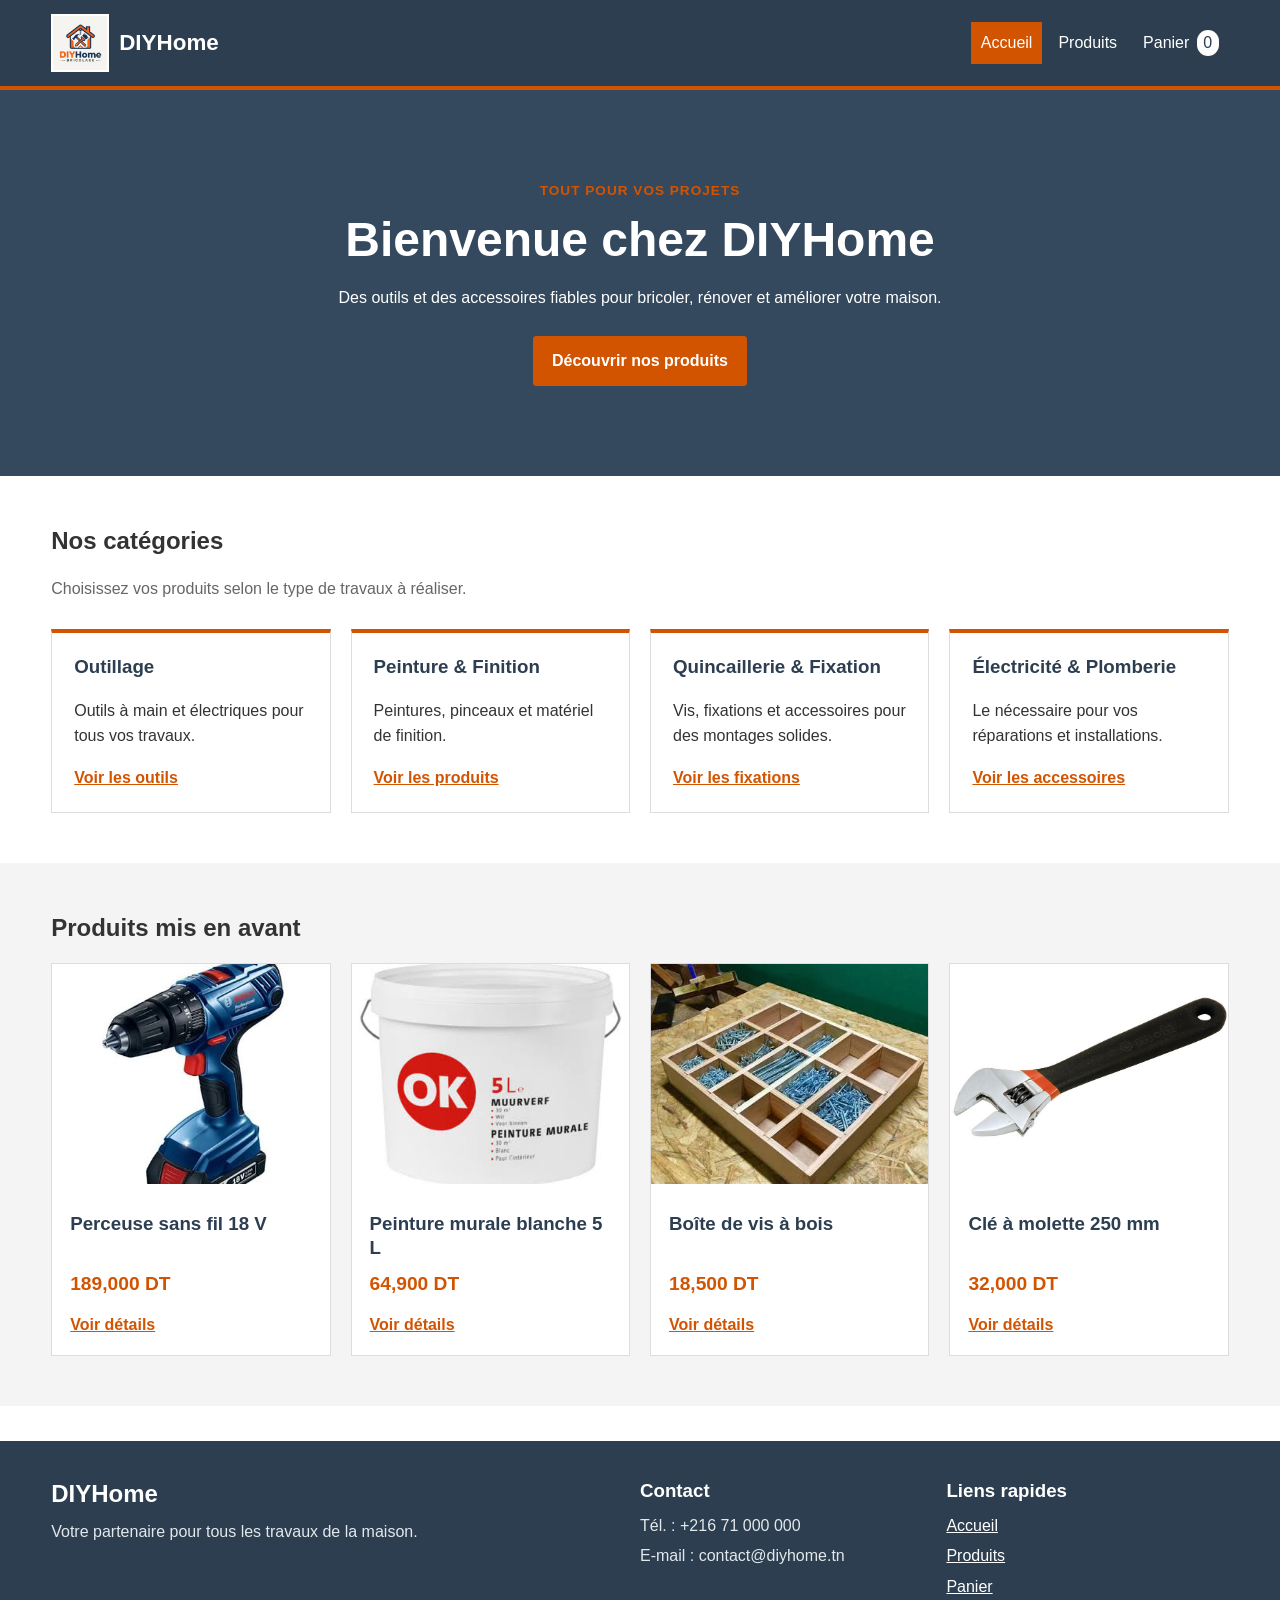
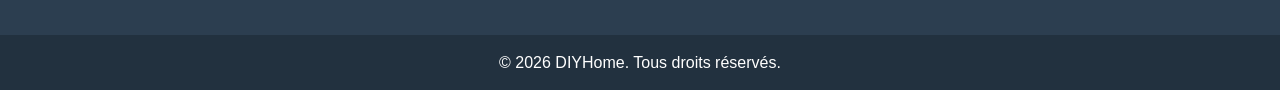
<file: index.html>
<!DOCTYPE html>
<html lang="fr">
<head>
    <meta charset="UTF-8">
    <meta name="viewport" content="width=device-width, initial-scale=1.0">
    <meta name="description" content="DIYHome, votre magasin de bricolage et d'amélioration de la maison.">
    <title>Accueil - DIYHome</title>
    <link rel="stylesheet" href="css/style.css">
</head>
<body>
    <!-- En-tête du site -->
    <header class="entete">
        <div class="conteneur barre-entete">
            <a class="marque" href="index.html">
                <img src="images/logo.jpg" alt="Logo DIYHome">
                <span>DIYHome</span>
            </a>
            <nav class="navigation" aria-label="Navigation principale">
                <ul>
                    <li><a class="actif" href="index.html" aria-current="page">Accueil</a></li>
                    <li><a href="produits.html">Produits</a></li>
                    <li><a href="panier.html">Panier <span id="compteur-panier" class="badge-panier">0</span></a></li>
                </ul>
            </nav>
        </div>
    </header>

    <main>
        <!-- Bannière d'accueil -->
        <section class="banniere">
            <div class="conteneur">
                <p class="surtitre">Tout pour vos projets</p>
                <h1>Bienvenue chez DIYHome</h1>
                <p>Des outils et des accessoires fiables pour bricoler, rénover et améliorer votre maison.</p>
                <a class="btn" href="produits.html">Découvrir nos produits</a>
            </div>
        </section>

        <!-- Catégories par type de travaux -->
        <section class="section contenu-page">
            <div class="conteneur">
                <h2>Nos catégories</h2>
                <p class="intro-section">Choisissez vos produits selon le type de travaux à réaliser.</p>
                <div class="grille-categories">
                    <article class="carte-categorie">
                        <h3>Outillage</h3>
                        <p>Outils à main et électriques pour tous vos travaux.</p>
                        <a href="produits.html">Voir les outils</a>
                    </article>
                    <article class="carte-categorie">
                        <h3>Peinture &amp; Finition</h3>
                        <p>Peintures, pinceaux et matériel de finition.</p>
                        <a href="produits.html">Voir les produits</a>
                    </article>
                    <article class="carte-categorie">
                        <h3>Quincaillerie &amp; Fixation</h3>
                        <p>Vis, fixations et accessoires pour des montages solides.</p>
                        <a href="produits.html">Voir les fixations</a>
                    </article>
                    <article class="carte-categorie">
                        <h3>Électricité &amp; Plomberie</h3>
                        <p>Le nécessaire pour vos réparations et installations.</p>
                        <a href="produits.html">Voir les accessoires</a>
                    </article>
                </div>
            </div>
        </section>

        <!-- Produits sélectionnés -->
        <section class="section section-claire">
            <div class="conteneur">
                <h2>Produits mis en avant</h2>
                <div class="grille-produits">
                    <article class="carte-produit">
                        <img src="images/produits/produit1.jpg" alt="Perceuse sans fil">
                        <div class="contenu-carte">
                            <h3>Perceuse sans fil 18 V</h3>
                            <p class="prix">189,000 DT</p>
                            <a class="lien-details" href="produit.html">Voir détails</a>
                        </div>
                    </article>
                    <article class="carte-produit">
                        <img src="images/produits/produit3.jpg" alt="Pot de peinture murale blanche">
                        <div class="contenu-carte">
                            <h3>Peinture murale blanche 5 L</h3>
                            <p class="prix">64,900 DT</p>
                            <a class="lien-details" href="produit.html">Voir détails</a>
                        </div>
                    </article>
                    <article class="carte-produit">
                        <img src="images/produits/produit5.jpg" alt="Boîte de vis à bois">
                        <div class="contenu-carte">
                            <h3>Boîte de vis à bois</h3>
                            <p class="prix">18,500 DT</p>
                            <a class="lien-details" href="produit.html">Voir détails</a>
                        </div>
                    </article>
                    <article class="carte-produit">
                        <img src="images/produits/produit8.jpg" alt="Clé à molette 250 mm">
                        <div class="contenu-carte">
                            <h3>Clé à molette 250 mm</h3>
                            <p class="prix">32,000 DT</p>
                            <a class="lien-details" href="produit.html">Voir détails</a>
                        </div>
                    </article>
                </div>
            </div>
        </section>
    </main>

    <!-- Pied de page -->
    <footer class="pied-page">
        <div class="conteneur contenu-pied">
            <div>
                <h2>DIYHome</h2>
                <p>Votre partenaire pour tous les travaux de la maison.</p>
            </div>
            <div>
                <h3>Contact</h3>
                <p>Tél. : +216 71 000 000</p>
                <p>E-mail : contact@diyhome.tn</p>
            </div>
            <div>
                <h3>Liens rapides</h3>
                <a href="index.html">Accueil</a>
                <a href="produits.html">Produits</a>
                <a href="panier.html">Panier</a>
            </div>
        </div>
        <p class="copyright">&copy; 2026 DIYHome. Tous droits réservés.</p>
    </footer>
    <script src="js/script.js" defer></script>
</body>
</html>
</file>
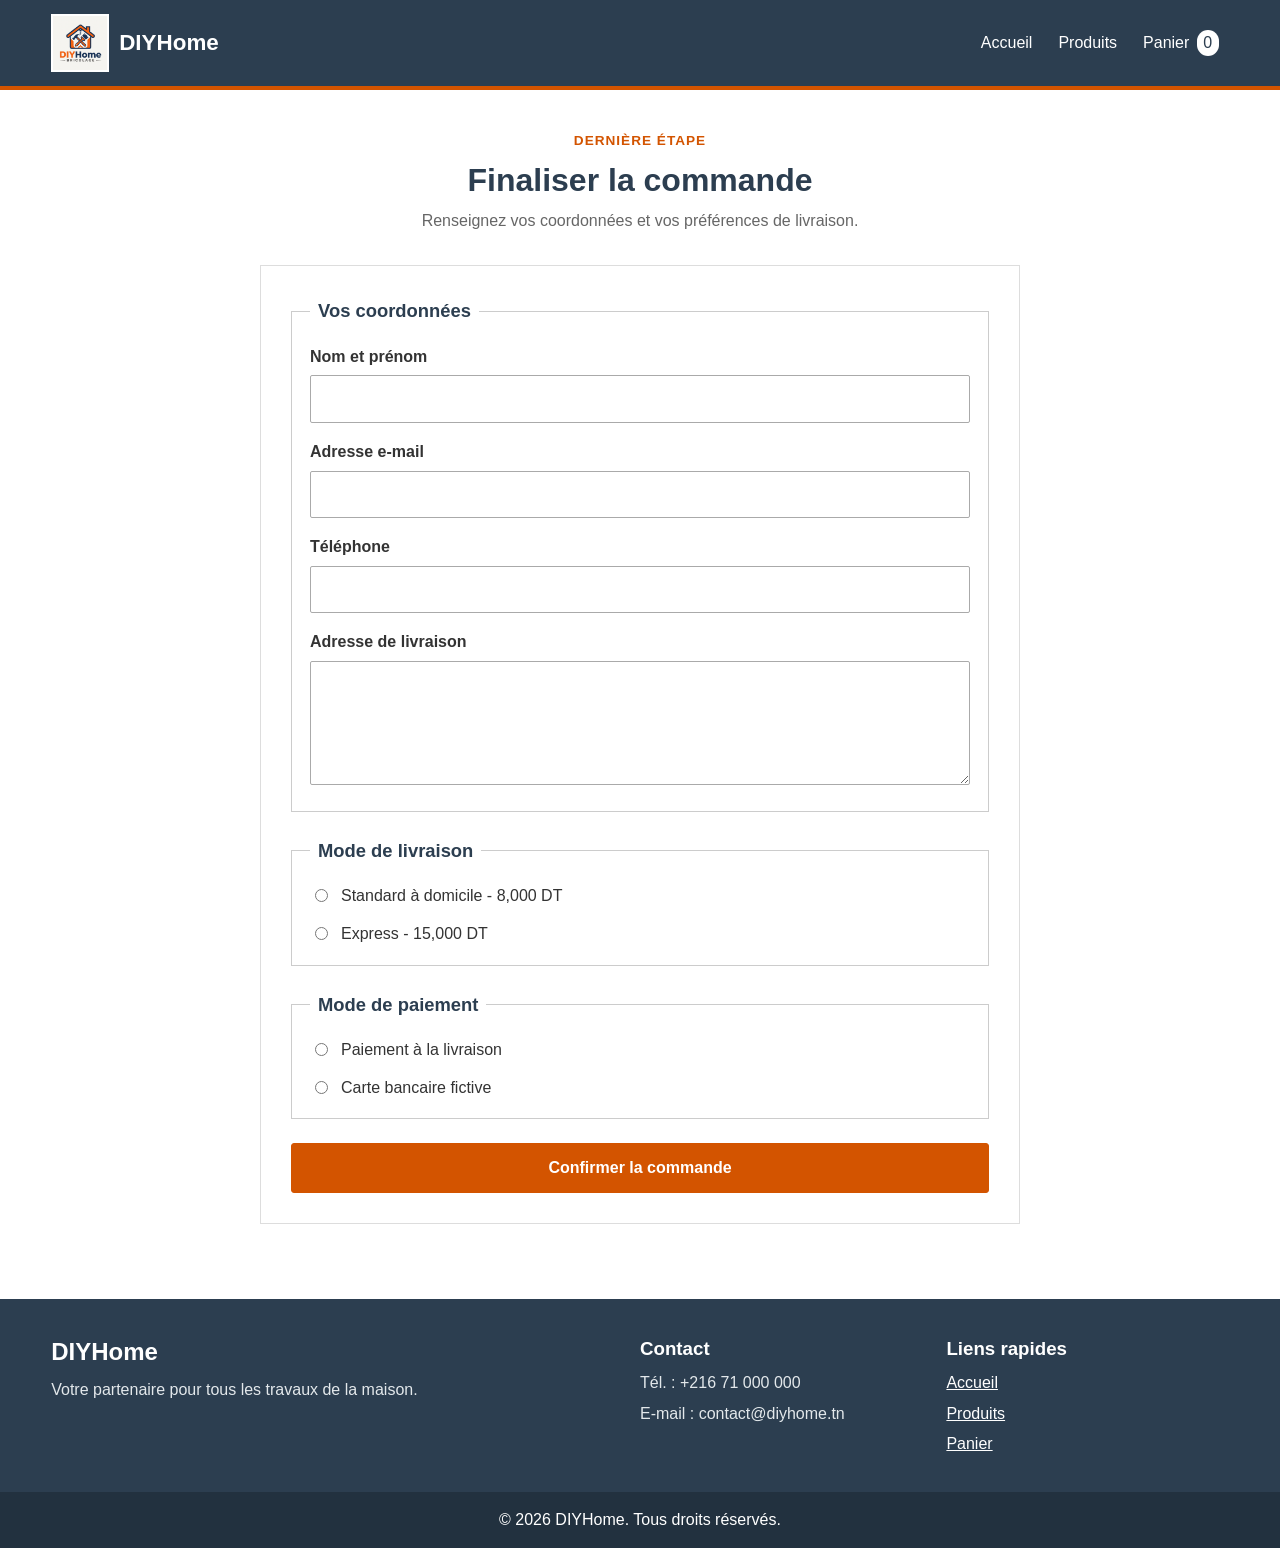
<file: commande.html>
<!DOCTYPE html>
<html lang="fr">
<head>
    <meta charset="UTF-8">
    <meta name="viewport" content="width=device-width, initial-scale=1.0">
    <meta name="description" content="Formulaire de commande DIYHome.">
    <title>Passer la commande - DIYHome</title>
    <link rel="stylesheet" href="css/style.css">
</head>
<body>
    <!-- En-tête du site -->
    <header class="entete">
        <div class="conteneur barre-entete">
            <a class="marque" href="index.html">
                <img src="images/logo.jpg" alt="Logo DIYHome">
                <span>DIYHome</span>
            </a>
            <nav class="navigation" aria-label="Navigation principale">
                <ul>
                    <li><a href="index.html">Accueil</a></li>
                    <li><a href="produits.html">Produits</a></li>
                    <li><a href="panier.html">Panier <span id="compteur-panier" class="badge-panier">0</span></a></li>
                </ul>
            </nav>
        </div>
    </header>

    <main class="contenu-page">
        <div class="conteneur conteneur-formulaire">
            <section class="entete-page entete-centree">
                <p class="surtitre">Dernière étape</p>
                <h1>Finaliser la commande</h1>
                <p>Renseignez vos coordonnées et vos préférences de livraison.</p>
            </section>

            <!-- Formulaire de commande -->
            <form class="formulaire-commande" id="formulaire-commande">
                <fieldset>
                    <legend>Vos coordonnées</legend>
                    <div class="groupe-champ">
                        <label for="nom">Nom et prénom</label>
                        <input type="text" id="nom" name="nom" autocomplete="name" required>
                    </div>
                    <div class="groupe-champ">
                        <label for="email">Adresse e-mail</label>
                        <input type="email" id="email" name="email" autocomplete="email" required>
                    </div>
                    <div class="groupe-champ">
                        <label for="telephone">Téléphone</label>
                        <input type="tel" id="telephone" name="telephone" autocomplete="tel" required>
                    </div>
                    <div class="groupe-champ">
                        <label for="adresse">Adresse de livraison</label>
                        <textarea id="adresse" name="adresse" rows="4" autocomplete="street-address" required></textarea>
                    </div>
                </fieldset>

                <fieldset>
                    <legend>Mode de livraison</legend>
                    <label class="choix-radio">
                        <input type="radio" name="livraison" value="standard" required>
                        <span>Standard à domicile - 8,000 DT</span>
                    </label>
                    <label class="choix-radio">
                        <input type="radio" name="livraison" value="express" required>
                        <span>Express - 15,000 DT</span>
                    </label>
                </fieldset>

                <fieldset>
                    <legend>Mode de paiement</legend>
                    <label class="choix-radio">
                        <input type="radio" name="paiement" value="livraison" required>
                        <span>Paiement à la livraison</span>
                    </label>
                    <label class="choix-radio">
                        <input type="radio" name="paiement" value="carte" required>
                        <span>Carte bancaire fictive</span>
                    </label>
                </fieldset>

                <button class="btn btn-large" type="submit">Confirmer la commande</button>
            </form>

            <!-- Ce message sera affiché plus tard avec JavaScript -->
            <div id="message-confirmation" class="message-confirmation" hidden>
                <h2>Commande confirmée</h2>
                <p>Merci pour votre achat. Votre commande a bien été enregistrée.</p>
            </div>
        </div>
    </main>

    <!-- Pied de page -->
    <footer class="pied-page">
        <div class="conteneur contenu-pied">
            <div><h2>DIYHome</h2><p>Votre partenaire pour tous les travaux de la maison.</p></div>
            <div><h3>Contact</h3><p>Tél. : +216 71 000 000</p><p>E-mail : contact@diyhome.tn</p></div>
            <div><h3>Liens rapides</h3><a href="index.html">Accueil</a><a href="produits.html">Produits</a><a href="panier.html">Panier</a></div>
        </div>
        <p class="copyright">&copy; 2026 DIYHome. Tous droits réservés.</p>
    </footer>
    <script src="js/script.js" defer></script>
</body>
</html>
</file>
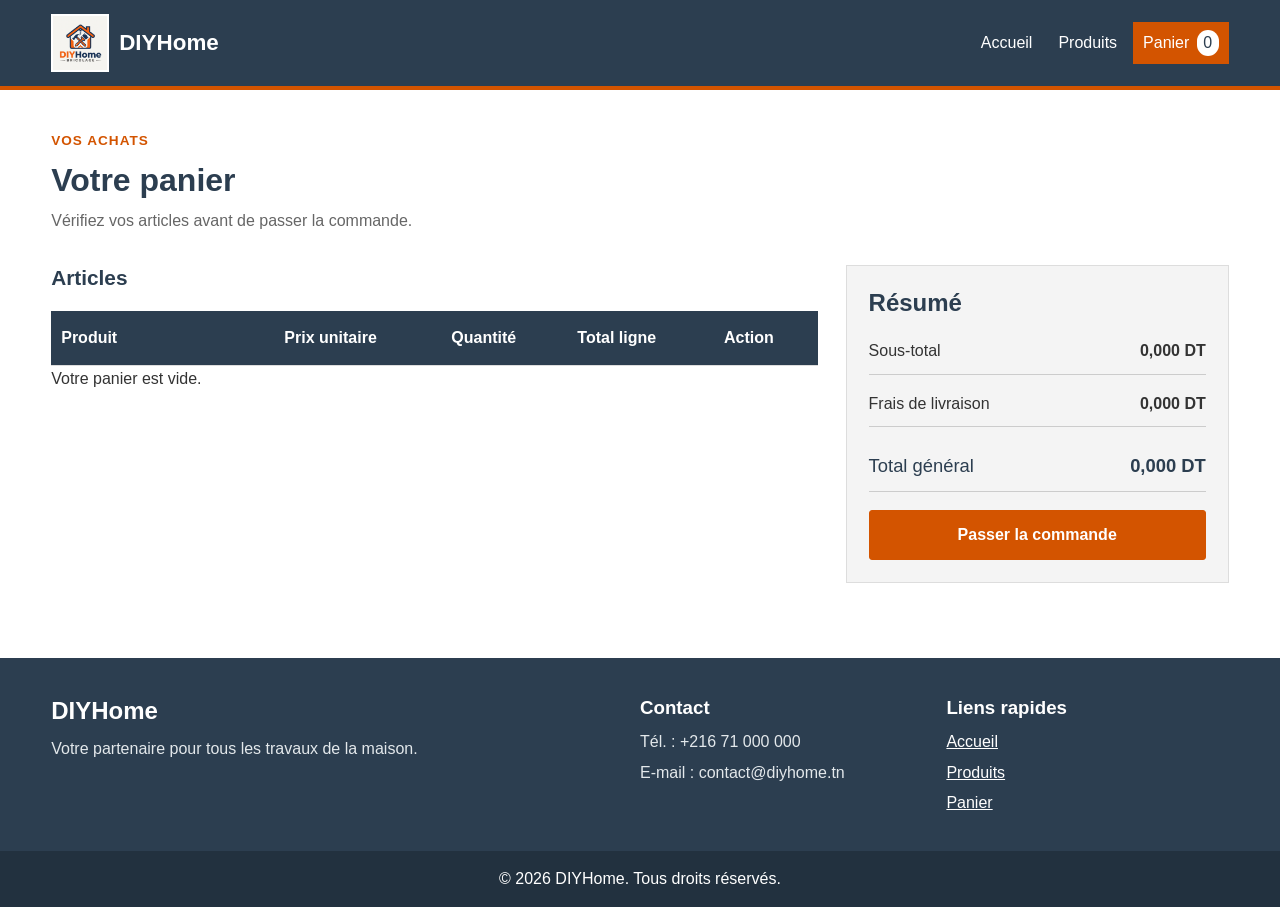
<file: panier.html>
<!DOCTYPE html>
<html lang="fr">
<head>
    <meta charset="UTF-8">
    <meta name="viewport" content="width=device-width, initial-scale=1.0">
    <meta name="description" content="Votre panier d'achats DIYHome.">
    <title>Votre panier - DIYHome</title>
    <link rel="stylesheet" href="css/style.css">
</head>
<body>
    <!-- En-tête du site -->
    <header class="entete">
        <div class="conteneur barre-entete">
            <a class="marque" href="index.html">
                <img src="images/logo.jpg" alt="Logo DIYHome">
                <span>DIYHome</span>
            </a>
            <nav class="navigation" aria-label="Navigation principale">
                <ul>
                    <li><a href="index.html">Accueil</a></li>
                    <li><a href="produits.html">Produits</a></li>
                    <li><a class="actif" href="panier.html" aria-current="page">Panier <span id="compteur-panier" class="badge-panier">0</span></a></li>
                </ul>
            </nav>
        </div>
    </header>

    <main class="contenu-page">
        <div class="conteneur">
            <section class="entete-page">
                <p class="surtitre">Vos achats</p>
                <h1>Votre panier</h1>
                <p>Vérifiez vos articles avant de passer la commande.</p>
            </section>

            <!-- Articles présents dans le panier -->
            <div class="mise-en-page-panier">
                <section class="tableau-panier" aria-labelledby="titre-articles">
                    <h2 id="titre-articles" class="titre-secondaire">Articles</h2>
                    <div class="defilement-tableau">
                        <table>
                            <thead>
                                <tr>
                                    <th scope="col">Produit</th>
                                    <th scope="col">Prix unitaire</th>
                                    <th scope="col">Quantité</th>
                                    <th scope="col">Total ligne</th>
                                    <th scope="col">Action</th>
                                </tr>
                            </thead>
                            <tbody id="articles-panier">
                                <tr data-produit-id="1">
                                    <td><div class="produit-panier"><img src="images/produits/produit1.jpg" alt=""><span>Perceuse sans fil 18 V</span></div></td>
                                    <td>189,000 DT</td>
                                    <td><input class="quantite-panier" type="number" value="1" min="1" aria-label="Quantité de la perceuse"></td>
                                    <td>189,000 DT</td>
                                    <td><button class="btn-supprimer" type="button">Supprimer</button></td>
                                </tr>
                                <tr data-produit-id="5">
                                    <td><div class="produit-panier"><img src="images/produits/produit5.jpg" alt=""><span>Boîte de vis à bois</span></div></td>
                                    <td>18,500 DT</td>
                                    <td><input class="quantite-panier" type="number" value="2" min="1" aria-label="Quantité des boîtes de vis"></td>
                                    <td>37,000 DT</td>
                                    <td><button class="btn-supprimer" type="button">Supprimer</button></td>
                                </tr>
                            </tbody>
                        </table>
                    </div>
                </section>

                <!-- Résumé des montants -->
                <aside class="resume-panier">
                    <h2>Résumé</h2>
                    <p><span>Sous-total</span><strong id="sous-total">226,000 DT</strong></p>
                    <p><span>Frais de livraison</span><strong id="frais-livraison">8,000 DT</strong></p>
                    <p class="total-general"><span>Total général</span><strong id="total-general">234,000 DT</strong></p>
                    <a class="btn btn-large" href="commande.html">Passer la commande</a>
                </aside>
            </div>
        </div>
    </main>

    <!-- Pied de page -->
    <footer class="pied-page">
        <div class="conteneur contenu-pied">
            <div><h2>DIYHome</h2><p>Votre partenaire pour tous les travaux de la maison.</p></div>
            <div><h3>Contact</h3><p>Tél. : +216 71 000 000</p><p>E-mail : contact@diyhome.tn</p></div>
            <div><h3>Liens rapides</h3><a href="index.html">Accueil</a><a href="produits.html">Produits</a><a href="panier.html">Panier</a></div>
        </div>
        <p class="copyright">&copy; 2026 DIYHome. Tous droits réservés.</p>
    </footer>
    <script src="js/script.js" defer></script>
</body>
</html>
</file>
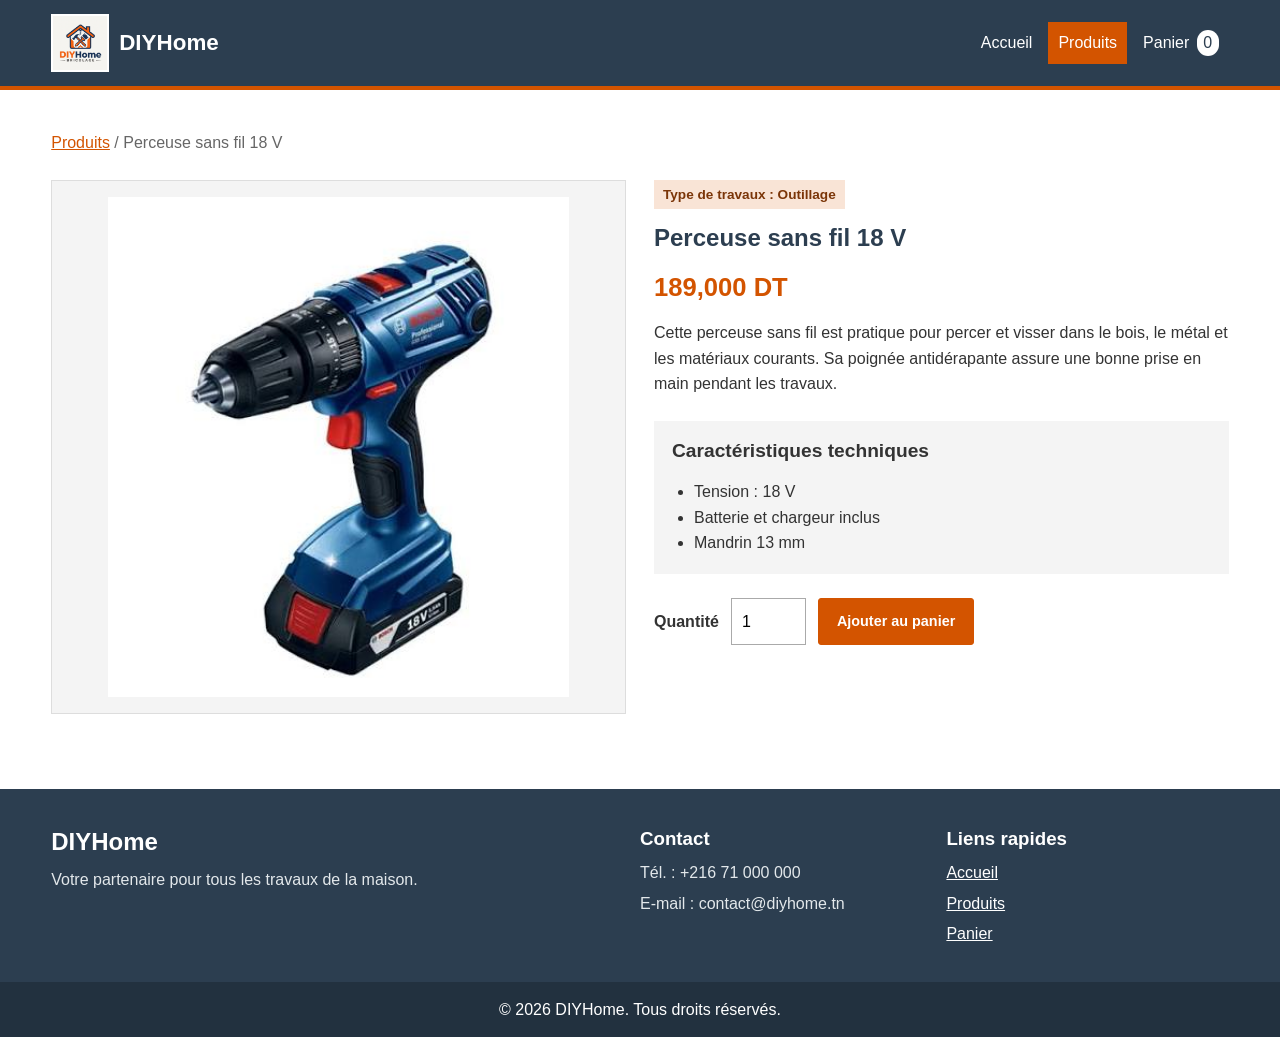
<file: produit.html>
<!DOCTYPE html>
<html lang="fr">
<head>
    <meta charset="UTF-8">
    <meta name="viewport" content="width=device-width, initial-scale=1.0">
    <meta name="description" content="Détails de la perceuse sans fil 18 V vendue par DIYHome.">
    <title>Perceuse sans fil 18 V - DIYHome</title>
    <link rel="stylesheet" href="css/style.css">
</head>
<body>
    <!-- En-tête du site -->
    <header class="entete">
        <div class="conteneur barre-entete">
            <a class="marque" href="index.html">
                <img src="images/logo.jpg" alt="Logo DIYHome">
                <span>DIYHome</span>
            </a>
            <nav class="navigation" aria-label="Navigation principale">
                <ul>
                    <li><a href="index.html">Accueil</a></li>
                    <li><a class="actif" href="produits.html">Produits</a></li>
                    <li><a href="panier.html">Panier <span id="compteur-panier" class="badge-panier">0</span></a></li>
                </ul>
            </nav>
        </div>
    </header>

    <main class="contenu-page">
        <div class="conteneur">
            <p class="fil-ariane"><a href="produits.html">Produits</a> / Perceuse sans fil 18 V</p>

            <!-- Détails du produit -->
            <article class="fiche-produit" data-produit-id="1">
                <div class="image-produit">
                    <img src="images/produits/produit1.jpg" alt="Perceuse sans fil 18 volts avec batterie">
                </div>
                <div class="details-produit">
                    <span class="etiquette">Type de travaux : Outillage</span>
                    <h1>Perceuse sans fil 18 V</h1>
                    <p class="prix prix-grand">189,000 DT</p>
                    <p>Cette perceuse sans fil est pratique pour percer et visser dans le bois, le métal et les matériaux courants. Sa poignée antidérapante assure une bonne prise en main pendant les travaux.</p>

                    <section class="caracteristiques">
                        <h2>Caractéristiques techniques</h2>
                        <ul>
                            <li><strong>Poids :</strong> 1,5 kg avec batterie</li>
                            <li><strong>Matière :</strong> acier et plastique renforcé</li>
                            <li><strong>Dimensions :</strong> 22 x 8 x 24 cm</li>
                            <li><strong>Batterie :</strong> lithium-ion 18 V</li>
                            <li><strong>Garantie :</strong> 2 ans</li>
                        </ul>
                    </section>

                    <div class="ajout-produit">
                        <label for="quantite">Quantité</label>
                        <input type="number" id="quantite" name="quantite" value="1" min="1">
                        <button class="btn btn-ajouter" type="button" data-produit-id="1">Ajouter au panier</button>
                    </div>
                </div>
            </article>
        </div>
    </main>

    <!-- Pied de page -->
    <footer class="pied-page">
        <div class="conteneur contenu-pied">
            <div><h2>DIYHome</h2><p>Votre partenaire pour tous les travaux de la maison.</p></div>
            <div><h3>Contact</h3><p>Tél. : +216 71 000 000</p><p>E-mail : contact@diyhome.tn</p></div>
            <div><h3>Liens rapides</h3><a href="index.html">Accueil</a><a href="produits.html">Produits</a><a href="panier.html">Panier</a></div>
        </div>
        <p class="copyright">&copy; 2026 DIYHome. Tous droits réservés.</p>
    </footer>
    <script src="js/script.js" defer></script>
</body>
</html>
</file>
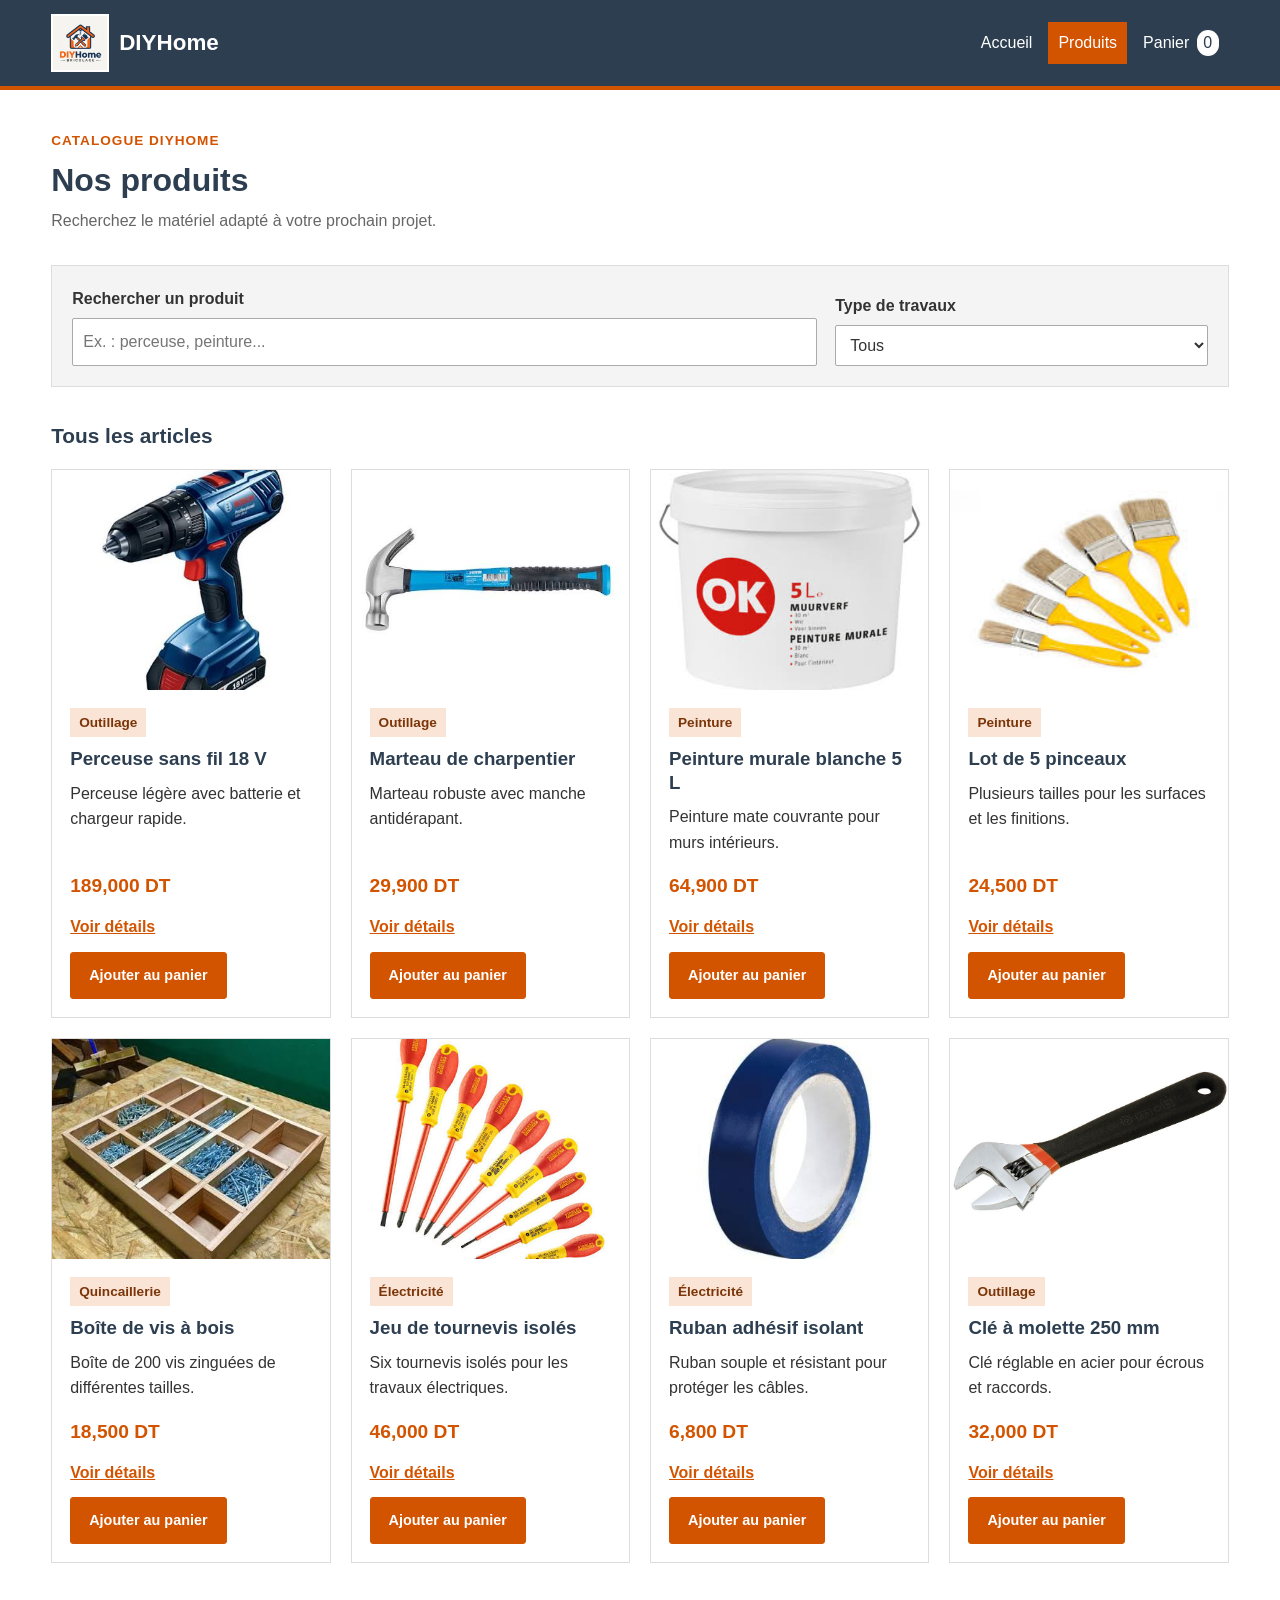
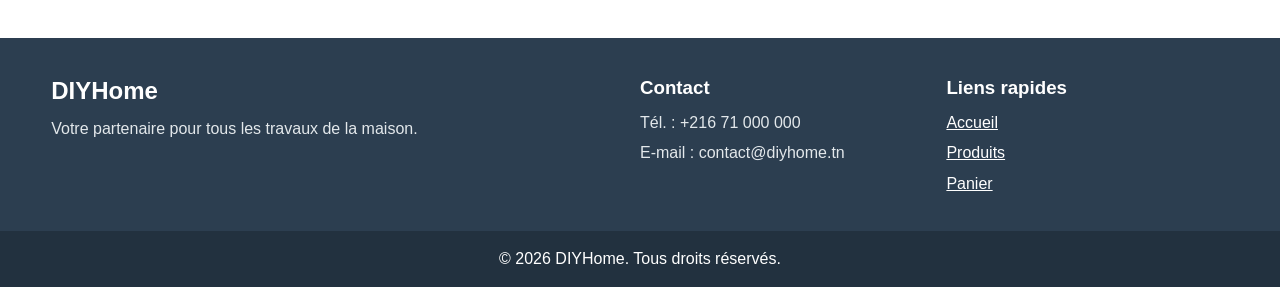
<file: produits.html>
<!DOCTYPE html>
<html lang="fr">
<head>
    <meta charset="UTF-8">
    <meta name="viewport" content="width=device-width, initial-scale=1.0">
    <meta name="description" content="Catalogue de produits de bricolage DIYHome.">
    <title>Nos produits - DIYHome</title>
    <link rel="stylesheet" href="css/style.css">
</head>
<body>
    <!-- En-tête du site -->
    <header class="entete">
        <div class="conteneur barre-entete">
            <a class="marque" href="index.html">
                <img src="images/logo.jpg" alt="Logo DIYHome">
                <span>DIYHome</span>
            </a>
            <nav class="navigation" aria-label="Navigation principale">
                <ul>
                    <li><a href="index.html">Accueil</a></li>
                    <li><a class="actif" href="produits.html" aria-current="page">Produits</a></li>
                    <li><a href="panier.html">Panier <span id="compteur-panier" class="badge-panier">0</span></a></li>
                </ul>
            </nav>
        </div>
    </header>

    <main class="contenu-page">
        <div class="conteneur">
            <section class="entete-page">
                <p class="surtitre">Catalogue DIYHome</p>
                <h1>Nos produits</h1>
                <p>Recherchez le matériel adapté à votre prochain projet.</p>
            </section>

            <!-- Outils de recherche et de filtre -->
            <section class="zone-filtres" aria-label="Filtres des produits">
                <div class="champ-filtre">
                    <label for="recherche">Rechercher un produit</label>
                    <input type="search" id="recherche" name="recherche" placeholder="Ex. : perceuse, peinture...">
                </div>
                <div class="champ-filtre">
                    <label for="categorie">Type de travaux</label>
                    <select id="categorie" name="categorie">
                        <option value="tous">Tous</option>
                        <option value="outillage">Outillage</option>
                        <option value="peinture">Peinture</option>
                        <option value="quincaillerie">Quincaillerie</option>
                        <option value="electricite">Électricité</option>
                    </select>
                </div>
            </section>

            <!-- Liste des produits -->
            <section class="section-catalogue">
                <h2 class="titre-secondaire">Tous les articles</h2>
                <div class="grille-produits" id="liste-produits">
                    <article class="carte-produit" data-categorie="outillage">
                        <img src="images/produits/produit1.jpg" alt="Perceuse sans fil 18 volts">
                        <div class="contenu-carte">
                            <span class="etiquette">Outillage</span>
                            <h3>Perceuse sans fil 18 V</h3>
                            <p>Perceuse légère avec batterie et chargeur rapide.</p>
                            <p class="prix">189,000 DT</p>
                            <div class="actions-carte">
                                <a class="lien-details" href="produit.html">Voir détails</a>
                                <button class="btn btn-ajouter" type="button" data-produit-id="1">Ajouter au panier</button>
                            </div>
                        </div>
                    </article>
                    <article class="carte-produit" data-categorie="outillage">
                        <img src="images/produits/produit2.jpg" alt="Marteau de charpentier">
                        <div class="contenu-carte">
                            <span class="etiquette">Outillage</span>
                            <h3>Marteau de charpentier</h3>
                            <p>Marteau robuste avec manche antidérapant.</p>
                            <p class="prix">29,900 DT</p>
                            <div class="actions-carte">
                                <a class="lien-details" href="produit.html">Voir détails</a>
                                <button class="btn btn-ajouter" type="button" data-produit-id="2">Ajouter au panier</button>
                            </div>
                        </div>
                    </article>
                    <article class="carte-produit" data-categorie="peinture">
                        <img src="images/produits/produit3.jpg" alt="Pot de peinture murale blanche 5 litres">
                        <div class="contenu-carte">
                            <span class="etiquette">Peinture</span>
                            <h3>Peinture murale blanche 5 L</h3>
                            <p>Peinture mate couvrante pour murs intérieurs.</p>
                            <p class="prix">64,900 DT</p>
                            <div class="actions-carte">
                                <a class="lien-details" href="produit.html">Voir détails</a>
                                <button class="btn btn-ajouter" type="button" data-produit-id="3">Ajouter au panier</button>
                            </div>
                        </div>
                    </article>
                    <article class="carte-produit" data-categorie="peinture">
                        <img src="images/produits/produit4.jpg" alt="Lot de pinceaux de peinture">
                        <div class="contenu-carte">
                            <span class="etiquette">Peinture</span>
                            <h3>Lot de 5 pinceaux</h3>
                            <p>Plusieurs tailles pour les surfaces et les finitions.</p>
                            <p class="prix">24,500 DT</p>
                            <div class="actions-carte">
                                <a class="lien-details" href="produit.html">Voir détails</a>
                                <button class="btn btn-ajouter" type="button" data-produit-id="4">Ajouter au panier</button>
                            </div>
                        </div>
                    </article>
                    <article class="carte-produit" data-categorie="quincaillerie">
                        <img src="images/produits/produit5.jpg" alt="Boîte de vis à bois">
                        <div class="contenu-carte">
                            <span class="etiquette">Quincaillerie</span>
                            <h3>Boîte de vis à bois</h3>
                            <p>Boîte de 200 vis zinguées de différentes tailles.</p>
                            <p class="prix">18,500 DT</p>
                            <div class="actions-carte">
                                <a class="lien-details" href="produit.html">Voir détails</a>
                                <button class="btn btn-ajouter" type="button" data-produit-id="5">Ajouter au panier</button>
                            </div>
                        </div>
                    </article>
                    <article class="carte-produit" data-categorie="electricite">
                        <img src="images/produits/produit6.jpg" alt="Jeu de tournevis isolés">
                        <div class="contenu-carte">
                            <span class="etiquette">Électricité</span>
                            <h3>Jeu de tournevis isolés</h3>
                            <p>Six tournevis isolés pour les travaux électriques.</p>
                            <p class="prix">46,000 DT</p>
                            <div class="actions-carte">
                                <a class="lien-details" href="produit.html">Voir détails</a>
                                <button class="btn btn-ajouter" type="button" data-produit-id="6">Ajouter au panier</button>
                            </div>
                        </div>
                    </article>
                    <article class="carte-produit" data-categorie="electricite">
                        <img src="images/produits/produit7.jpg" alt="Ruban adhésif isolant noir">
                        <div class="contenu-carte">
                            <span class="etiquette">Électricité</span>
                            <h3>Ruban adhésif isolant</h3>
                            <p>Ruban souple et résistant pour protéger les câbles.</p>
                            <p class="prix">6,800 DT</p>
                            <div class="actions-carte">
                                <a class="lien-details" href="produit.html">Voir détails</a>
                                <button class="btn btn-ajouter" type="button" data-produit-id="7">Ajouter au panier</button>
                            </div>
                        </div>
                    </article>
                    <article class="carte-produit" data-categorie="outillage">
                        <img src="images/produits/produit8.jpg" alt="Clé à molette 250 mm">
                        <div class="contenu-carte">
                            <span class="etiquette">Outillage</span>
                            <h3>Clé à molette 250 mm</h3>
                            <p>Clé réglable en acier pour écrous et raccords.</p>
                            <p class="prix">32,000 DT</p>
                            <div class="actions-carte">
                                <a class="lien-details" href="produit.html">Voir détails</a>
                                <button class="btn btn-ajouter" type="button" data-produit-id="8">
                                    Ajouter au panier
                                </button>
                            </div>
                        </div>
                    </article >
                </div>
            </section>
        </div>
    </main>

    <!-- Pied de page -->
    <footer class="pied-page">
        <div class="conteneur contenu-pied">
            <div><h2>DIYHome</h2><p>Votre partenaire pour tous les travaux de la maison.</p></div>
            <div><h3>Contact</h3><p>Tél. : +216 71 000 000</p><p>E-mail : contact@diyhome.tn</p></div>
            <div><h3>Liens rapides</h3><a href="index.html">Accueil</a><a href="produits.html">Produits</a><a href="panier.html">Panier</a></div>
        </div>
        <p class="copyright">&copy; 2026 DIYHome. Tous droits réservés.</p>
    </footer>
    <script src="js/script.js" defer></script>
</body>
</html>
</file>
<file: css/style.css>
/* Réglages généraux */
* {
    box-sizing: border-box;
}

html {
    scroll-behavior: smooth;
}

body {
    margin: 0;
    color: #333333;
    background-color: #ffffff;
    font-family: Arial, Helvetica, sans-serif;
    font-size: 16px;
    line-height: 1.6;
}

img {
    display: block;
    max-width: 100%;
}

a {
    color: #d35400;
}

h1,
h2,
h3,
p {
    margin-top: 0;
}

h1,
h2,
h3 {
    line-height: 1.25;
}

button,
input,
select,
textarea {
    font: inherit;
}

.conteneur {
    width: 92%;
    max-width: 1180px;
    margin: 0 auto;
}

.contenu-page {
    padding: 40px 0;
}

.section {
    padding: 50px 0;
}

.section-claire {
    background-color: #f4f4f4;
}

.surtitre {
    margin-bottom: 8px;
    color: #d35400;
    font-size: 0.85rem;
    font-weight: bold;
    letter-spacing: 1px;
    text-transform: uppercase;
}

.intro-section {
    margin-bottom: 28px;
    color: #666666;
}

/* En-tête et navigation */
.entete {
    background-color: #2c3e50;
    border-bottom: 4px solid #d35400;
}

.barre-entete {
    display: flex;
    flex-direction: column;
    align-items: center;
    padding: 14px 0;
}

.marque {
    display: flex;
    align-items: center;
    gap: 10px;
    color: #ffffff;
    font-size: 1.4rem;
    font-weight: bold;
    text-decoration: none;
}

.marque img {
    width: 58px;
    height: 58px;
    object-fit: cover;
    border: 2px solid #ffffff;
}

.navigation ul {
    display: flex;
    flex-wrap: wrap;
    justify-content: center;
    gap: 6px;
    margin: 14px 0 0;
    padding: 0;
    list-style: none;
}

.navigation a {
    display: block;
    padding: 8px 10px;
    color: #ffffff;
    text-decoration: none;
}

.navigation a:hover,
.navigation a:focus,
.navigation a.actif {
    background-color: #d35400;
}

.badge-panier {
    display: inline-block;
    min-width: 22px;
    margin-left: 3px;
    padding: 0 6px;
    color: #2c3e50;
    background-color: #ffffff;
    border-radius: 12px;
    text-align: center;
}

/* Bannière de la page d'accueil */
.banniere {
    padding: 65px 0;
    color: #ffffff;
    background-color: #34495e;
    text-align: center;
}

.banniere h1 {
    margin-bottom: 15px;
    font-size: 2.2rem;
}

.banniere p:not(.surtitre) {
    max-width: 650px;
    margin-right: auto;
    margin-bottom: 26px;
    margin-left: auto;
}

.btn {
    display: inline-block;
    padding: 11px 18px;
    color: #ffffff;
    background-color: #d35400;
    border: 1px solid #d35400;
    border-radius: 3px;
    cursor: pointer;
    font-weight: bold;
    text-align: center;
    text-decoration: none;
}

.btn:hover,
.btn:focus {
    background-color: #a84300;
    border-color: #a84300;
}

/* Catégories et cartes produits */
.grille-categories,
.grille-produits {
    display: grid;
    grid-template-columns: 1fr;
    gap: 20px;
}

.carte-categorie {
    padding: 22px;
    background-color: #ffffff;
    border: 1px solid #dddddd;
    border-top: 4px solid #d35400;
}

.carte-categorie h3 {
    color: #2c3e50;
}

.carte-categorie a,
.lien-details {
    font-weight: bold;
}

.carte-produit {
    display: flex;
    flex-direction: column;
    overflow: hidden;
    background-color: #ffffff;
    border: 1px solid #dddddd;
}

.carte-produit > img {
    width: 100%;
    height: 220px;
    object-fit: cover;
    background-color: #eeeeee;
}

.contenu-carte {
    display: flex;
    flex: 1;
    flex-direction: column;
    align-items: flex-start;
    padding: 18px;
}

.contenu-carte h3 {
    margin: 10px 0;
    color: #2c3e50;
}

.etiquette {
    display: inline-block;
    padding: 4px 9px;
    color: #7b3508;
    background-color: #f9e4d6;
    font-size: 0.85rem;
    font-weight: bold;
}

.prix {
    margin-top: auto;
    margin-bottom: 12px;
    color: #d35400;
    font-size: 1.2rem;
    font-weight: bold;
}

.actions-carte {
    display: flex;
    flex-wrap: wrap;
    align-items: center;
    gap: 12px;
    width: 100%;
}

.btn-ajouter {
    font-size: 0.9rem;
}

/* En-tête intérieur et filtres */
.entete-page {
    margin-bottom: 32px;
}

.entete-page h1 {
    margin-bottom: 8px;
    color: #2c3e50;
    font-size: 2rem;
}

.entete-page p:last-child {
    color: #666666;
}

.zone-filtres {
    display: grid;
    gap: 18px;
    margin-bottom: 36px;
    padding: 20px;
    background-color: #f4f4f4;
    border: 1px solid #dddddd;
}

.champ-filtre label,
.groupe-champ label {
    display: block;
    margin-bottom: 6px;
    font-weight: bold;
}

.champ-filtre input,
.champ-filtre select,
.groupe-champ input,
.groupe-champ textarea {
    width: 100%;
    padding: 10px;
    color: #333333;
    background-color: #ffffff;
    border: 1px solid #aaaaaa;
    border-radius: 2px;
}

.champ-filtre input:focus,
.champ-filtre select:focus,
.groupe-champ input:focus,
.groupe-champ textarea:focus,
.quantite-panier:focus,
#quantite:focus {
    border-color: #d35400;
    outline: 2px solid #f4c7a9;
}

.titre-secondaire {
    margin-bottom: 20px;
    color: #2c3e50;
    font-size: 1.3rem;
}

/* Fiche détaillée d'un produit */
.fil-ariane {
    margin-bottom: 24px;
    color: #666666;
}

.fiche-produit {
    display: grid;
    gap: 28px;
}

.image-produit {
    padding: 16px;
    background-color: #f4f4f4;
    border: 1px solid #dddddd;
}

.image-produit img {
    width: 100%;
    max-height: 500px;
    object-fit: contain;
}

.details-produit h1 {
    margin: 14px 0;
    color: #2c3e50;
}

.prix-grand {
    font-size: 1.6rem;
}

.caracteristiques {
    margin: 24px 0;
    padding: 18px;
    background-color: #f4f4f4;
}

.caracteristiques h2 {
    font-size: 1.2rem;
}

.caracteristiques ul {
    margin-bottom: 0;
    padding-left: 22px;
}

.ajout-produit {
    display: flex;
    flex-wrap: wrap;
    align-items: center;
    gap: 12px;
}

.ajout-produit label {
    font-weight: bold;
}

#quantite {
    width: 75px;
    padding: 10px;
    border: 1px solid #aaaaaa;
}

/* Tableau et résumé du panier */
.mise-en-page-panier {
    display: grid;
    gap: 28px;
}

.defilement-tableau {
    overflow-x: auto;
}

table {
    width: 100%;
    min-width: 720px;
    border-collapse: collapse;
}

th,
td {
    padding: 14px 10px;
    border-bottom: 1px solid #dddddd;
    text-align: left;
    vertical-align: middle;
}

th {
    color: #ffffff;
    background-color: #2c3e50;
}

.produit-panier {
    display: flex;
    align-items: center;
    gap: 10px;
    min-width: 190px;
}

.produit-panier img {
    width: 58px;
    height: 58px;
    object-fit: cover;
    background-color: #eeeeee;
}

.quantite-panier {
    width: 65px;
    padding: 7px;
    border: 1px solid #aaaaaa;
}

.btn-supprimer {
    padding: 7px 10px;
    color: #9b1c1c;
    background-color: #ffffff;
    border: 1px solid #9b1c1c;
    border-radius: 2px;
    cursor: pointer;
}

.btn-supprimer:hover,
.btn-supprimer:focus {
    color: #ffffff;
    background-color: #9b1c1c;
}

.resume-panier {
    padding: 22px;
    background-color: #f4f4f4;
    border: 1px solid #dddddd;
}

.resume-panier h2 {
    color: #2c3e50;
}

.resume-panier p {
    display: flex;
    justify-content: space-between;
    gap: 16px;
    padding-bottom: 10px;
    border-bottom: 1px solid #cccccc;
}

.resume-panier .total-general {
    padding-top: 8px;
    color: #2c3e50;
    font-size: 1.15rem;
}

.btn-large {
    width: 100%;
}

/* Formulaire de commande */
.conteneur-formulaire {
    max-width: 760px;
}

.entete-centree {
    text-align: center;
}

.formulaire-commande {
    padding: 22px;
    background-color: #ffffff;
    border: 1px solid #dddddd;
}

.formulaire-commande fieldset {
    margin: 0 0 24px;
    padding: 18px;
    border: 1px solid #cccccc;
}

.formulaire-commande legend {
    padding: 0 8px;
    color: #2c3e50;
    font-size: 1.15rem;
    font-weight: bold;
}

.groupe-champ {
    margin-bottom: 16px;
}

.groupe-champ:last-child {
    margin-bottom: 0;
}

.groupe-champ textarea {
    resize: vertical;
}

.choix-radio {
    display: flex;
    align-items: flex-start;
    gap: 10px;
    margin-bottom: 12px;
    cursor: pointer;
}

.choix-radio:last-child {
    margin-bottom: 0;
}

.choix-radio input {
    margin-top: 6px;
}

.message-confirmation {
    margin-top: 24px;
    padding: 20px;
    color: #255b2c;
    background-color: #e7f3e9;
    border: 1px solid #7aae81;
    text-align: center;
}

/* Pied de page commun */
.pied-page {
    margin-top: 35px;
    padding-top: 38px;
    color: #ffffff;
    background-color: #2c3e50;
}

.contenu-pied {
    display: grid;
    gap: 24px;
}

.contenu-pied h2,
.contenu-pied h3 {
    margin-bottom: 10px;
}

.contenu-pied p {
    margin-bottom: 5px;
    color: #e3e8eb;
}

.contenu-pied a {
    display: block;
    margin-bottom: 5px;
    color: #ffffff;
}

.copyright {
    margin: 30px 0 0;
    padding: 15px;
    background-color: #22313f;
    text-align: center;
}

/* Mise en page pour tablettes et ordinateurs */
@media (min-width: 768px) {
    .barre-entete {
        flex-direction: row;
        justify-content: space-between;
    }

    .navigation ul {
        margin-top: 0;
    }

    .banniere {
        padding: 90px 0;
    }

    .banniere h1 {
        font-size: 3rem;
    }

    .grille-categories,
    .grille-produits {
        grid-template-columns: repeat(2, 1fr);
    }

    .zone-filtres {
        grid-template-columns: 2fr 1fr;
        align-items: end;
    }

    .fiche-produit {
        grid-template-columns: 1fr 1fr;
        align-items: start;
    }

    .mise-en-page-panier {
        grid-template-columns: minmax(0, 2fr) minmax(260px, 1fr);
        align-items: start;
    }

    .resume-panier {
        position: sticky;
        top: 20px;
    }

    .formulaire-commande {
        padding: 30px;
    }

    .contenu-pied {
        grid-template-columns: 2fr 1fr 1fr;
    }
}

@media (min-width: 1024px) {
    .grille-categories,
    .grille-produits {
        grid-template-columns: repeat(4, 1fr);
    }
}
</file>
